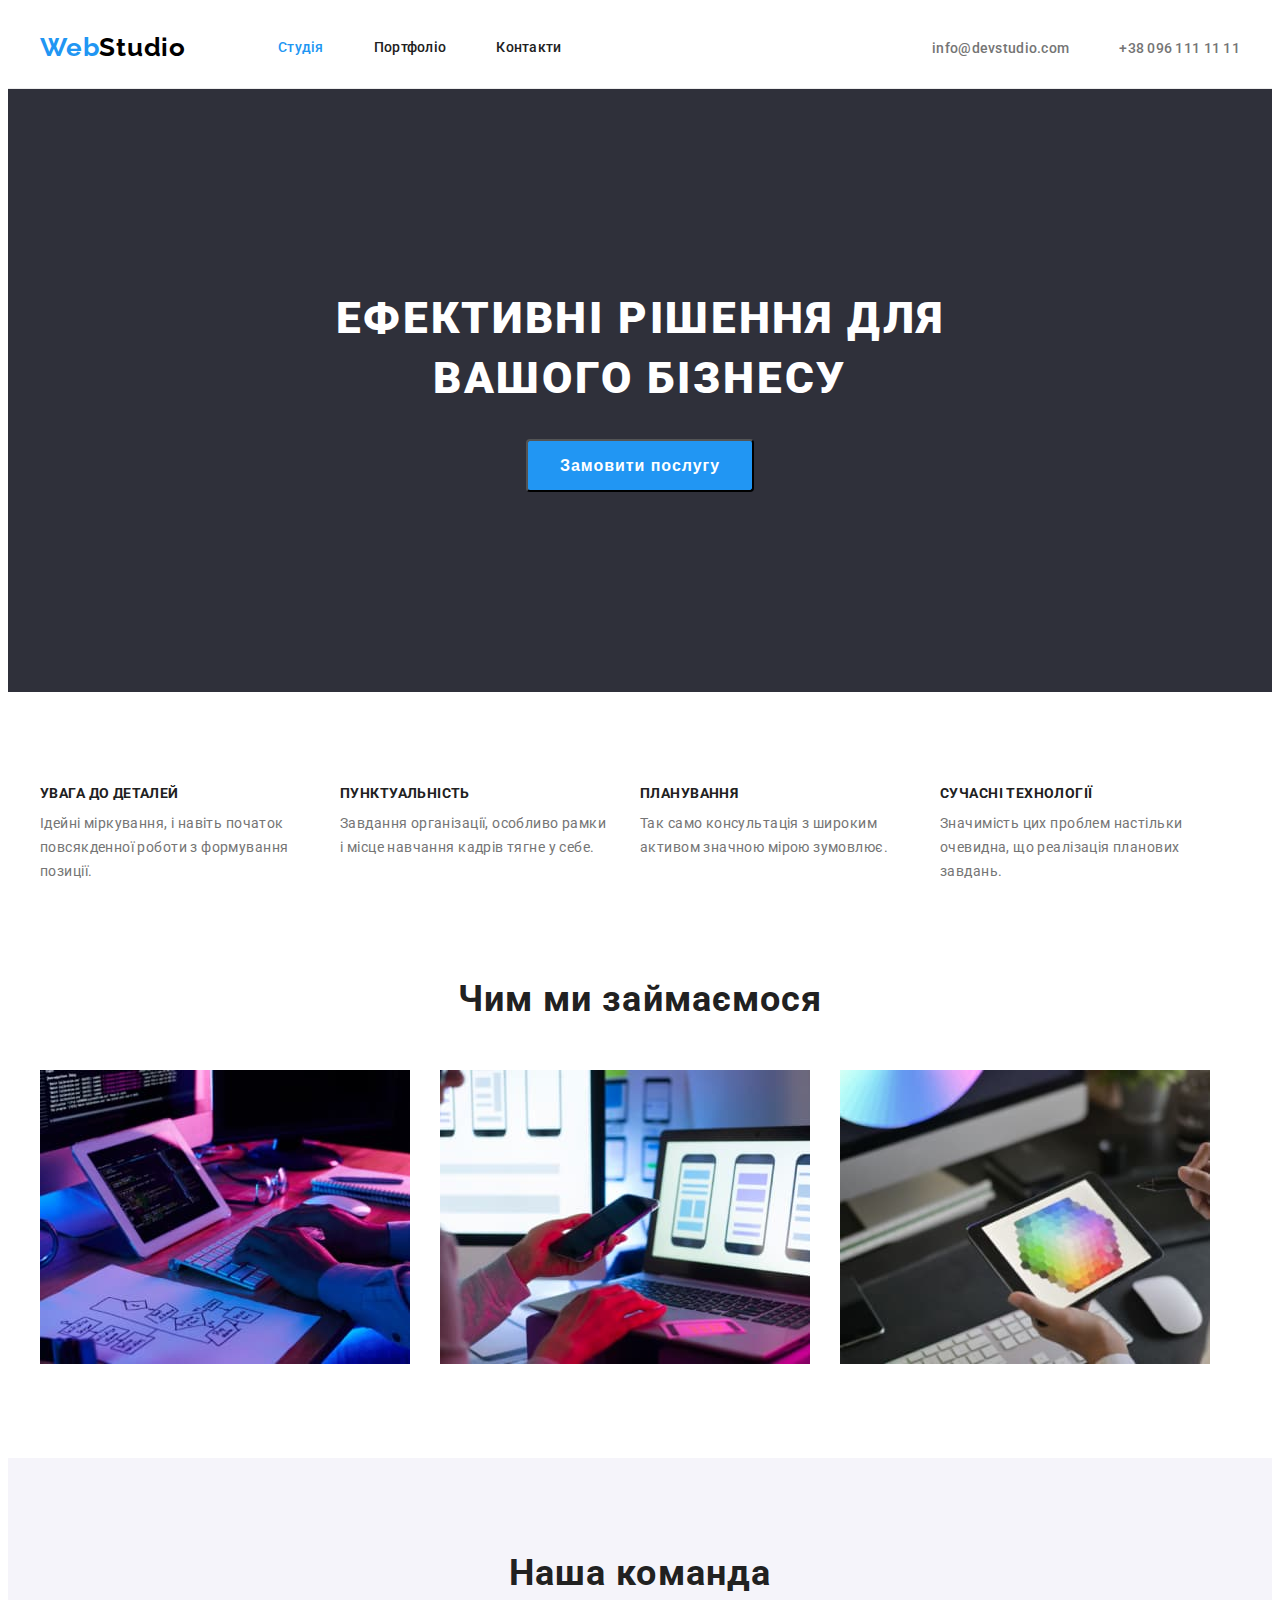
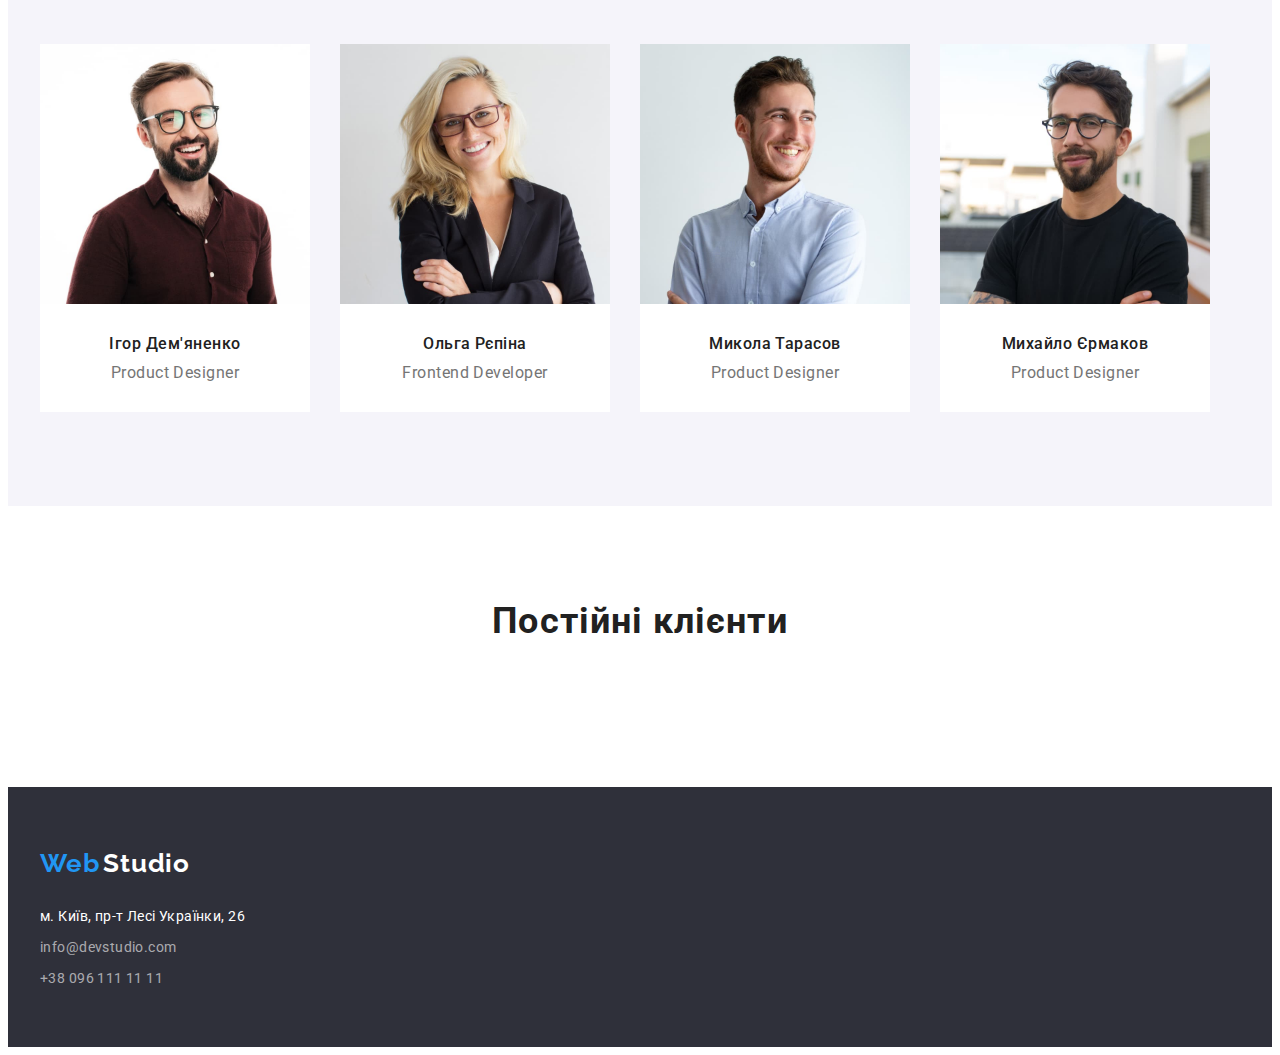
<file: index.html>
<!DOCTYPE html>
<html lang="uk">
  <head>
    <meta charset="UTF-8" />
    <meta http-equiv="X-UA-Compatible" content="IE=edge" />
    <meta name="viewport" content="width=device-width, initial-scale=1.0" />
    <title>Document</title>
    <link rel="preconnect" href="https://fonts.googleapis.com" />
    <link rel="preconnect" href="https://fonts.gstatic.com" crossorigin />
    <link
      href="https://fonts.googleapis.com/css2?family=Roboto:wght@400;500;700;900&display=swap"
      rel="stylesheet"
    />
    <link
      href="https://fonts.googleapis.com/css2?family=Raleway:wght@700&family=Roboto:ital,wght@0,400;0,500;0,700;1,900&display=swap"
      rel="stylesheet"
    />
    <link
      rel="stylesheet"
      href="https://cdnjs.cloudflare.com/ajax/libs/modern-normalize/1.1.0/modern-normalize.min.css"
      integrity="sha512-wpPYUAdjBVSE4KJnH1VR1HeZfpl1ub8YT/NKx4PuQ5NmX2tKuGu6U/JRp5y+Y8XG2tV+wKQpNHVUX03MfMFn9Q=="
      crossorigin="anonymous"
      referrerpolicy="no-referrer"
    />
    <link rel="stylesheet" href="./CSS/style.css" />
  </head>

  <body>
    <header class="main-header">
      <div class="container header-container">
        <nav class="navigation">
          <a class="logo links" lang="en" href=""
            ><span>Web</span><span class="logo-black">Studio</span></a
          >
          <ul class="list nav-list">
            <li class="list nav-list-itm">
              <a class="links menu-list-itm active-page" href="./index.html"
                >Студія</a
              >
            </li>
            <li class="list nav-list-itm">
              <a class="links menu-list-itm" href="./portfolio.html"
                >Портфоліо</a
              >
            </li>
            <li class="list nav-list-itm">
              <a class="links menu-list-itm" href="">Контакти</a>
            </li>
          </ul>
        </nav>
        <ul class="list nav-contact">
          <li class="contact-list">
            <a class="links menu-list-contact" href="mailto:info@devstudio.com">
              <svg class="contact-icon" width="16" height="12">
                <use href="./image/about-img-12.jpg">
                    </use></svg>info@devstudio.com
            </a>
          </li>
          <li class="contact-list">
            <a class="links menu-list-contact" href="tel:+380961111111"
              >+38 096 111 11 11</a
            >
          </li>
        </ul>
      </div>
    </header>
    <main>
      <section class="main-hero">
        <div class="container">
          <h1 class="main-title">Ефективні рішення для вашого бізнесу</h1>
          <button class="order-btn" type="button">Замовити послугу</button>
        </div>
      </section>
      <!--About-->
      <section class="about-section">
        <div class="container">
          <ul class="list about-container">
            <li class="about-li">
              <h3 class="title-about">УВАГА ДО ДЕТАЛЕЙ</h3>
              <p class="text-normal about-text">
                Ідейні міркування, і навіть початок повсякденної роботи з
                формування позиції.
              </p>
            </li>
            <li class="about-li">
              <h3 class="title-about">ПУНКТУАЛЬНІСТЬ</h3>
              <p class="text-normal about-text">
                Завдання організації, особливо рамки і місце навчання кадрів
                тягне у себе.
              </p>
            </li>
            <li class="about-li">
              <h3 class="title-about">ПЛАНУВАННЯ</h3>
              <p class="text-normal">
                Так само консультація з широким активом значною мірою зумовлює.
              </p>
            </li>
            <li class="about-li">
              <h3 class="title-about">СУЧАСНІ ТЕХНОЛОГІЇ</h3>
              <p class="text-normal about-text">
                Значимість цих проблем настільки очевидна, що реалізація
                планових завдань.
              </p>
            </li>
          </ul>
        </div>
      </section>
      <section class="about-second-section">
        <div class="container">
          <h2 class="title-top">Чим ми займаємося</h2>
          <ul class="list about-img-container">
            <li class="about-img">
              <img src="./image/about-image-1.jpg" alt="Друкує на клавіатурі" />
            </li>
            <li class="about-img">
              <img
                src="./image/about-img-2.jpg"
                alt="Телефони на екрані комп'ютера"
              />
            </li>
            <li class="about-img">
              <img src="./image/about-img-3.jpg" alt="Палітра кольорів" />
            </li>
          </ul>
        </div>
      </section>
      <section class="section-comand">
        <div class="container">
          <h2 class="title-top">Наша команда</h2>
          <ul class="list main-comand">
            <li class="img-back">
              <img
                src="./image/about-img-5.jpg"
                alt="Ігор Дем'яненко"
                width="270"
                height="260"
              />
              <div class="comand-names">
                <h3 class="name-comand">Ігор Дем'яненко</h3>
                <p lang="en" class="text-comand">Product Designer</p>
              </div>
            </li>
            <li class="img-back">
              <img
                src="./image/about-img-6.jpg"
                alt="Ольга Рєпіна"
                width="270"
                height="260"
              />
              <div class="comand-names">
                <h3 class="name-comand">Ольга Рєпіна</h3>
                <p lang="en" class="text-comand">Frontend Developer</p>
              </div>
            </li>
            <li class="img-back">
              <img
                src="./image/about-img-7.jpg"
                alt="Микола Тарасов"
                width="270"
                height="260"
              />
              <div class="comand-names">
                <h3 class="name-comand">Микола Тарасов</h3>
                <p lang="en" class="text-comand">Product Designer</p>
              </div>
            </li>
            <li class="img-back">
              <img
                src="./image/about-img-8.jpg"
                alt="Михайло Єрмаков"
                width="270"
                height="260"
              />
              <div class="comand-names">
                <h3 class="name-comand">Михайло Єрмаков</h3>
                <p lang="en" class="text-comand">Product Designer</p>
              </div>
            </li>
          </ul>
        </div>
      </section>
      <section class="about-second-section">
        <div class="container">
          <h2 class="title-top">Постійні клієнти</h2>
          <ul class="list about-img-container-client">
            <li></li>
          </ul>
        </div>
      </section>
    </main>
    <footer class="main-footter">
      <div class="container">
        <a class="links" lang="en" href=""
          ><span class="logo-footer links">Web</span>
          <span class="logo-white links">Studio</span></a
        >
        <address class="main-address">
          <p class="footter-address-white">м. Київ, пр-т Лесі Українки, 26</p>
          <ul class="fotter-links">
            <li class="list step">
              <a
                class="links step footter-address-grey"
                href="mailto:info@devstudio.com"
                >info@devstudio.com</a
              >
            </li>
            <li class="list">
              <a class="links footter-address-grey" href="tel:+380961111111"
                >+38 096 111 11 11</a
              >
            </li>
          </ul>
        </address>
      </div>
    </footer>
  </body>
</html>
</file>
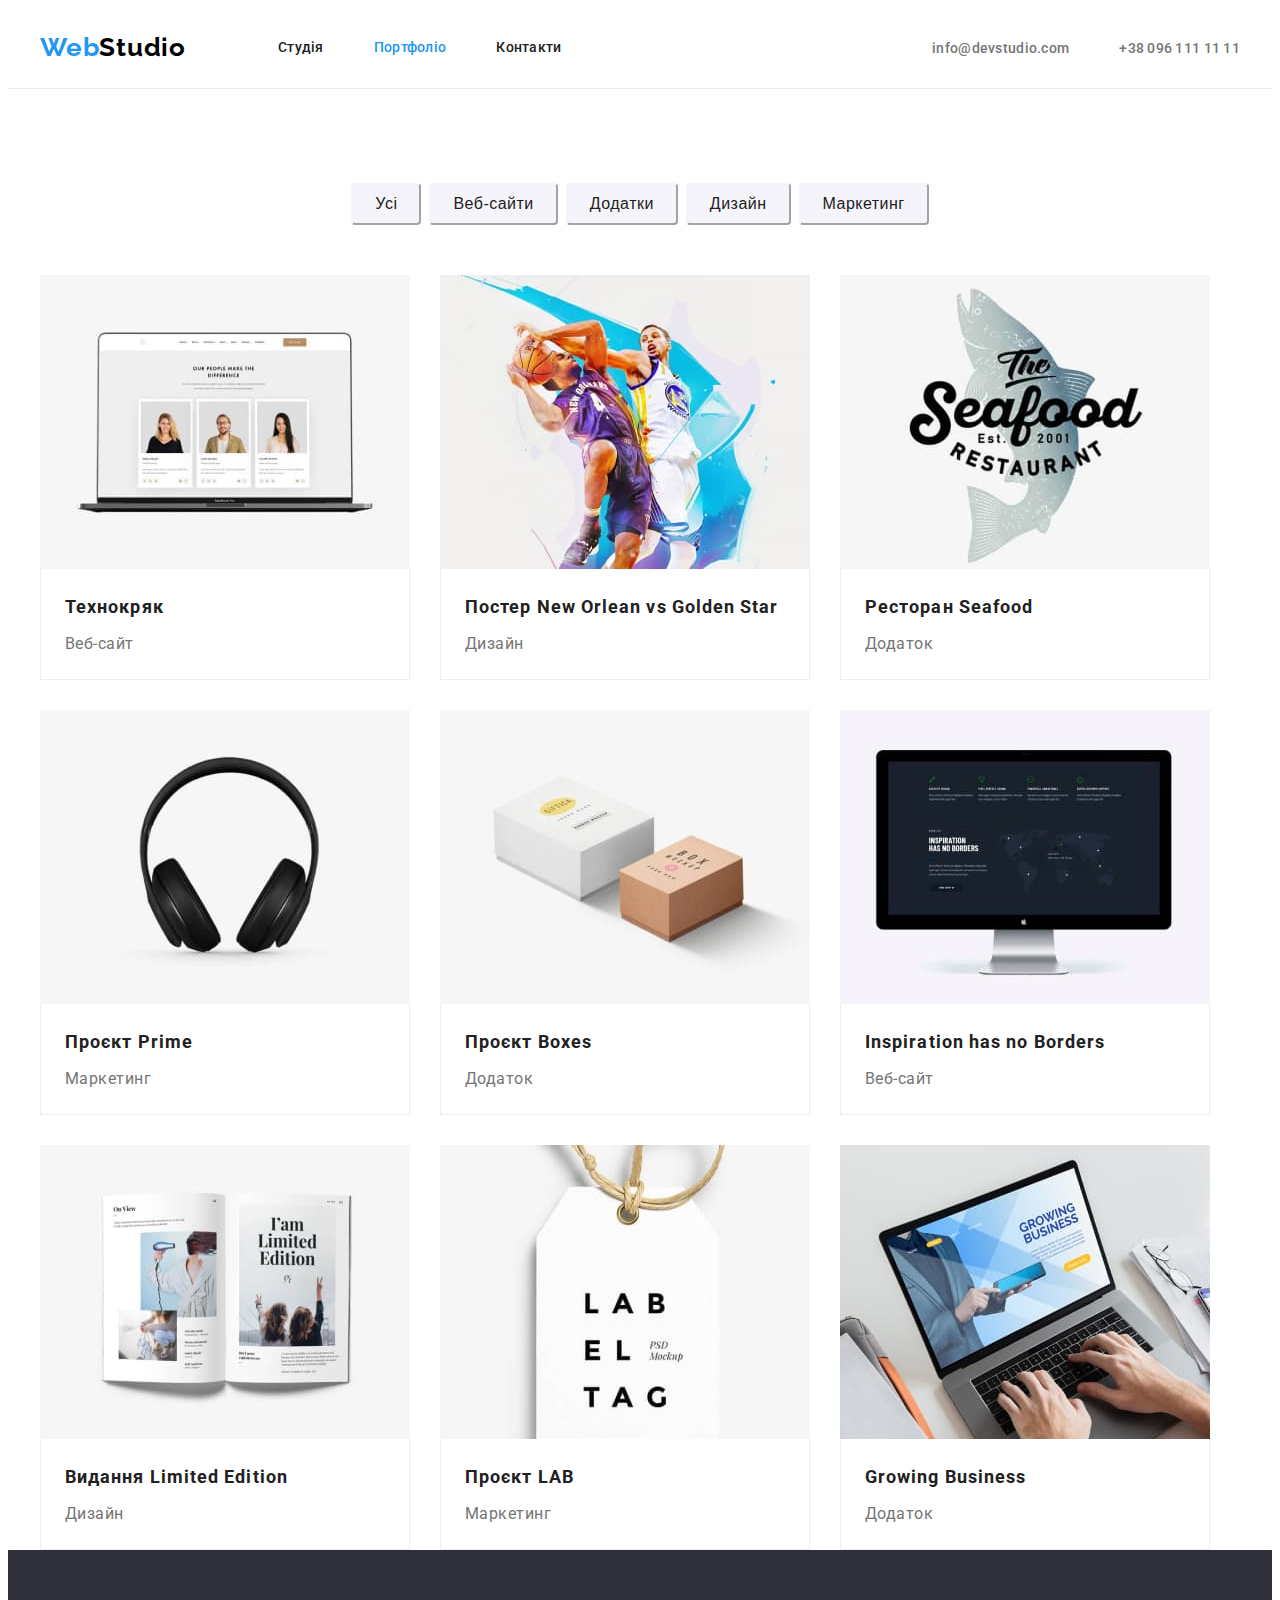
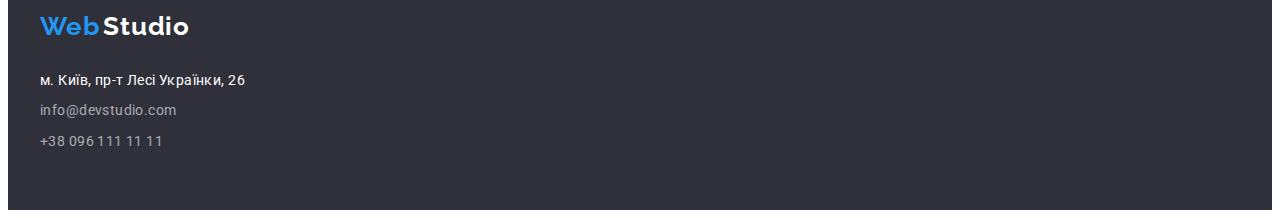
<file: portfolio.html>
<!DOCTYPE html>
<html lang="uk">

<head>
    <meta charset="UTF-8">
    <meta http-equiv="X-UA-Compatible" content="IE=edge">
    <meta name="viewport" content="width=device-width, initial-scale=1.0">
    <title>Document</title>
    <link rel="preconnect" href="https://fonts.googleapis.com">
    <link rel="preconnect" href="https://fonts.gstatic.com" crossorigin>
    <link href="https://fonts.googleapis.com/css2?family=Roboto:wght@400;500;700;900&display=swap" rel="stylesheet">
    <link
        href="https://fonts.googleapis.com/css2?family=Raleway:wght@700&family=Roboto:ital,wght@0,400;0,500;0,700;1,900&display=swap"
        rel="stylesheet">
    <link rel="stylesheet" href="https://cdnjs.cloudflare.com/ajax/libs/modern-normalize/1.1.0/modern-normalize.min.css"
        integrity="sha512-wpPYUAdjBVSE4KJnH1VR1HeZfpl1ub8YT/NKx4PuQ5NmX2tKuGu6U/JRp5y+Y8XG2tV+wKQpNHVUX03MfMFn9Q=="
        crossorigin="anonymous" referrerpolicy="no-referrer" />
    <link rel="stylesheet" href="./CSS/style.css">
</head>

<body>
    <header class="main-header">
        <div class="container header-container">
            <nav class="navigation"><a class="logo links" lang="en" href=""><span>Web</span><span
                        class="logo-black">Studio</span></a>
                <ul class="list nav-list">
                    <li class="list nav-list-itm"><a class="links menu-list-itm" href="./index.html">Студія</a>
                    </li>
                    <li class="list nav-list-itm"><a class="links menu-list-itm active-page"
                            href="./portfolio.html">Портфоліо</a>
                    </li>
                    <li class="list nav-list-itm"><a class="links menu-list-itm" href="">Контакти</a>
                    </li>
                </ul>
            </nav>
            <ul class="list nav-contact">
                <li class="contact-list"><a class="links menu-list-contact"
                        href="mailto:info@devstudio.com">info@devstudio.com</a></li>
                <li class="contact-list"><a class="links menu-list-contact" href="tel:+380961111111">+38 096 111 11
                        11</a></li>
            </ul>
        </div>
    </header>
    <main>
        <section class="about-section">
            <div class="container">
                <ul class="list portfolio-btn">
                    <li class="portfolio-btn-li"><button class="order-button-portfolio" type="button">Усі</button></li>
                    <li class="portfolio-btn-li"><button class="order-button-portfolio" type="button">Веб-сайти</button>
                    </li>
                    <li class="portfolio-btn-li"><button class="order-button-portfolio" type="button">Додатки</button>
                    </li>
                    <li class="portfolio-btn-li"> <button class="order-button-portfolio" type="button">Дизайн</button>
                    </li>
                    <li class="portfolio-btn-li"><button class="order-button-portfolio" type="button">Маркетинг</button>
                    </li>
                </ul>
                <ul class="list main-portfolio">
                    <li class="img-back-portfolio">
                        <img src="./image/about-img-9.jpg" alt="екран з фото">
                        <div class="foto-box">
                            <h3 class="title-portfolio">Технокряк</h3>
                            <p class="text-portfolio">Веб-сайт</p>
                        </div>
                    </li>
                    <li class="img-back-portfolio"><img src="./image/about-img-10.jpg" alt="баскетбол">
                        <div class="foto-box">
                            <h3 class="title-portfolio" lang="en">Постер New Orlean vs Golden Star</h3>
                            <p class="text-portfolio">Дизайн</p>
                        </div>
                    </li>
                    <li class="img-back-portfolio">
                        <img src="./image/about-img-11.jpg" alt="рибний рeсторан">
                        <div class="foto-box">
                            <h3 class="title-portfolio">Ресторан Seafood</h3>
                            <p class="text-portfolio">Додаток</p>
                        </div>
                    </li>
                    <li class="img-back-portfolio">
                        <img src="./image/about-img-12.jpg" alt="навушники">
                        <div class="foto-box">
                            <h3 class="title-portfolio" lang="en">Проєкт Prime</h3>
                            <p class="text-portfolio">Маркетинг</p>
                        </div>
                    </li>
                    <li class="img-back-portfolio">
                        <img src="./image/about-img-13.jpg" alt="коробки">
                        <div class="foto-box">
                            <h3 class="title-portfolio" lang="en">Проєкт Boxes</h3>
                            <p class="text-portfolio">Додаток</p>
                        </div>
                    </li>
                    <li class="img-back-portfolio">
                        <img src="./image/about-img-14.jpg" alt="монітор">
                        <div class="foto-box">
                            <h3 class="title-portfolio" lang="en">Inspiration has no Borders</h3>
                            <p class="text-portfolio">Веб-сайт</p>
                        </div>
                    </li>
                    <li class="img-back-portfolio">
                        <img src="./image/about-img-15.jpg" alt="книга">
                        <div class="foto-box">
                            <h3 class="title-portfolio" lang="en">Видання Limited Edition</h3>
                            <p class="text-portfolio">Дизайн</p>
                        </div>
                    </li>
                    <li class="img-back-portfolio">
                        <img src="./image/about-img-16.jpg" alt="етикетка">
                        <div class="foto-box">
                            <h3 class="title-portfolio" lang="en">Проєкт LAB</h3>
                            <p class="text-portfolio">Маркетинг</p>
                        </div>
                    </li>
                    <li class="img-back-portfolio">
                        <img src="./image/about-img-17.jpg" alt="ноутбук">
                        <div class="foto-box">
                            <h3 class="title-portfolio" lang="en">Growing Business</h3>
                            <p class="text-portfolio">Додаток</p>
                        </div>
                    </li>
                </ul>
            </div>
        </section>
    </main>
    <footer class="main-footter">
        <div class="container">
            <a class="links" lang="en" href=""><span class="logo-footer links">Web</span>
                <span class="logo-white links">Studio</span></a>
            <address class="main-address">
                <p class="footter-address-white">м. Київ, пр-т Лесі Українки, 26</p>
                <ul class="fotter-links">
                    <li class="list step"><a class="links step footter-address-grey"
                            href="mailto:info@devstudio.com">info@devstudio.com</a></li>
                    <li class="list"><a class="links footter-address-grey" href="tel:+380961111111">+38 096 111 11
                            11</a></li>
                </ul>
            </address>
        </div>
    </footer>
</body>

</html>
</file>
<file: CSS/style.css>
:root {
  --black-color: #000000;
  --white-color: #ffffff;
  --blue-color: #2196f3;
  --footter-color: #2f303a;
  --title-color: #212121;
  --text-color: #757575;
  --primary-font-family: "Roboto";
}

body {
  font-family: var(--primary-font-family);
  font-style: normal;
}

h1,
h2,
h3,
p {
  margin-top: 0;
  margin-bottom: 0;
}

ul {
  margin-top: 0;
  margin-bottom: 0;
  margin-left: 0;
}

img {
  display: block;
}

address {
  font-style: normal;
}

.list {
  list-style: none;
}

.links {
  text-decoration: none;
}

/*========START HEADER =========*/
.main-header {
  background: var(--white-color);
  border-bottom: 1px solid #ececec;
}

.container {
  width: 1200px;
  padding-left: 15px;
  padding-right: 15px;
  margin-left: auto;
  margin-right: auto;
}

.header-container {
  display: flex;
  align-items: center;
  justify-content: space-between;
}

.navigation {
  display: flex;
  align-items: center;
}

.nav-list {
  display: flex;
  padding-left: 0px;
  margin-left: auto;
}

.logo {
  font-family: "Raleway", sans-serif;
  font-style: normal;
  font-weight: 700;
  font-size: 26px;
  line-height: 1.3;
  letter-spacing: 0.03em;
  margin-right: 92px;
  color: var(--blue-color);
}

.logo-black {
  font-weight: 700;
  font-size: 26px;
  line-height: 1.3;
  letter-spacing: 0.03em;
  color: var(--black-color);
}

.nav-contact {
  display: flex;
  padding-left: 0px;
}

.menu-list-itm {
  display: block;
  font-weight: 500;
  font-size: 14px;
  line-height: 1.14;
  letter-spacing: 0.02em;
  color: var(--title-color);
  padding-top: 32px;
  padding-left: 0px;
  padding-bottom: 32px;
}

.nav-list-itm:not(:last-child) {
  margin-right: 50px;
}

.active-page {
  color: var(--blue-color);
}

.menu-list-itm:hover,
.menu-list-itm:focus {
  color: var(--blue-color);
}

.contact-list:last-child {
  margin-left: 50px;
}

.menu-list-contact {
  font-weight: 500;
  font-size: 14px;
  line-height: 1.14;
  letter-spacing: 0.02em;
  color: var(--text-color);
}
/*.menu-list-contact::before {
    content: "";
    display: inline-block;
    background-image: url();
    width: 16;
    height: 12;
}*/
.contact-icon {
  fill: currentColor;
  /*width: 16px;
height: 12px;*/
}
.menu-list-contact:hover,
.menu-list-contact:focus {
  color: var(--blue-color);
}

/*===== END HEADER =====*/

/*===== START HERO =====*/

.main-hero {
  background-color: var(--footter-color);
  padding-top: 200px;
  padding-bottom: 200px;
}

.main-title {
  font-weight: 900;
  font-size: 44px;
  line-height: 1.36;
  text-align: center;
  letter-spacing: 0.06em;
  text-transform: uppercase;
  background: var(--footter-color);
  color: var(--white-color);
  width: 700px;
  margin-left: auto;
  margin-right: auto;
  margin-bottom: 30px;
}

.order-btn {
  background: var(--blue-color);
  /* box-shadow: 0px 4px 4px rgba(0, 0, 0, 0.15);*/
  border-radius: 4px;
  font-weight: 700;
  font-size: 16px;
  line-height: 1.86;
  display: flex;
  align-items: center;
  text-align: center;
  letter-spacing: 0.06em;
  padding: 10px 32px;
  color: var(--white-color);
  margin-left: auto;
  margin-right: auto;
}

.order-button {
  font-weight: 500;
  font-size: 16px;
  line-height: 1.62;
  text-align: center;
  letter-spacing: 0.03em;
  color: var(--title-color);
  background: #f5f4fa;
  border-radius: 4px;
  border-color: #f5f4fa;
  padding: 6px 22px;
  margin-right: 8px;
}

.order-button:active,
.order-button:hover,
.order-button:focus {
  background-color: var(--blue-color);
  color: var(--white-color);
}

.about-section {
  padding-top: 94px;
  /* padding-bottom: 94px;*/
}

.about-container {
  display: flex;
  padding-left: 0px;
  margin-left: auto;
  margin-right: auto;
}

.title {
  font-weight: 700;
  font-size: 14px;
  line-height: 1.14;
  letter-spacing: 0.03em;
  text-transform: uppercase;
  color: var(--title-color);
}

.title-about {
  font-weight: 700;
  font-size: 14px;
  line-height: 1.14;
  letter-spacing: 0.03em;
  text-transform: uppercase;
  color: var(--title-color);
  margin-bottom: 10px;
}

.about-li {
  width: 270px;
}

.about-li:not(:last-child) {
  margin-right: 30px;
}

.text-normal {
  font-weight: 400;
  font-size: 14px;
  line-height: 1.71;
  letter-spacing: 0.03em;
  color: var(--text-color);
}

.about-text {
  margin-bottom: 0px;
}

.about-second-section {
  padding-top: 94px;
  padding-bottom: 94px;
}

.about-img-container {
  display: flex;
  margin-left: -30px;
  padding-left: 0px;
}

.about-img {
  margin-left: 30px;
}

.title-top {
  font-weight: 700;
  font-size: 36px;
  line-height: 1.17;
  text-align: center;
  letter-spacing: 0.03em;
  color: var(--title-color);
  margin-left: auto;
  margin-right: auto;
  margin-bottom: 50px;
}

.section-comand {
  background: #f5f4fa;
  padding-left: 0px;
  padding-bottom: 94px;
  padding-top: 94px;
}

.main-comand {
  display: flex;
  flex-wrap: wrap;
  margin-left: -30px;
  padding-left: 0px;
}

.name-comand {
  font-weight: 500;
  font-size: 16px;
  line-height: 1.19;
  text-align: center;
  letter-spacing: 0.03em;
  background-color: var(--white-color);
  color: var(--title-color);
  width: 270px;
  padding-left: 0px;
  padding-right: 0px;
  padding-bottom: 0px;
  margin-bottom: 10px;
}

.img-back {
  /*display: block;*/
  margin-left: 30px;
  margin-bottom: 0px;
}

.comand-names {
  padding-top: 30px;
  padding-bottom: 30px;
  margin-top: 0px;
  background-color: var(--white-color);
}

.text-comand {
  font-weight: 400;
  font-size: 16px;
  line-height: 1.19;
  text-align: center;
  letter-spacing: 0.03em;
  background-color: var(--white-color);
  color: var(--text-color);
  padding-left: 0px;
  padding-right: 0px;
  margin-top: 0px;
}
.about-img-container-client {
  display: flex;
  margin-left: -30px;
  padding-left: 0px;
}

/*=====END HERO =====*/

/*=====Portfolio=====*/
.portfolio-btn {
  display: flex;
  justify-content: center;
  padding-left: 0px;
  margin-bottom: 50px;
}

.main-portfolio {
  display: flex;
  flex-wrap: wrap;
  margin-left: -30px;
  margin-top: -30px;
  padding-left: 0px;
}

.img-back-portfolio {
  padding-left: 0px;
  padding-right: 0px;
  /*margin-left: 30px;*/
  margin-left: 30px;
  margin-top: 30px;
  /*margin-bottom: 30px;*/
}

.portfolio-btn-li:not(:last-child) {
  margin-right: 8px;
}

.order-button-portfolio {
  font-weight: 500;
  font-size: 16px;
  line-height: 1.62;
  text-align: center;
  letter-spacing: 0.03em;
  color: var(--title-color);
  background: #f5f4fa;
  border-radius: 4px;
  border-color: #f5f4fa;
  padding: 6px 22px;
}

.order-button-portfolio:active,
.order-button-portfolio:hover,
.order-button-portfolio:focus {
  background-color: var(--blue-color);
  color: var(--white-color);
}

.foto-box {
  padding-left: 24px;
  padding-right: 24px;
  padding-top: 20px;
  padding-bottom: 20px;
  border-left: 1px solid #eeeeee;
  border-right: 1px solid #eeeeee;
  border-bottom: 1px solid #eeeeee;
}

.title-portfolio {
  font-weight: 700;
  font-size: 18px;
  line-height: 2;
  letter-spacing: 0.06em;
  color: var(--title-color);
  margin-bottom: 4px;
}

.text-portfolio {
  font-weight: 400;
  font-size: 16px;
  line-height: 1.88;
  letter-spacing: 0.03em;
  color: var(--text-color);
  padding-left: auto;
  padding-right: auto;
  padding-top: 0px;
  padding-bottom: 0px;
}

/*=====END Portfolio=====*/

/*===== START FOOTTER =====*/
.main-footter {
  padding-top: 60px;
  padding-bottom: 60px;
  background-color: var(--footter-color);
}

.logo-footer {
  font-family: "Raleway", sans-serif;
  font-style: normal;
  font-weight: 700;
  font-size: 26px;
  line-height: 1.3;
  letter-spacing: 0.03em;
  color: var(--blue-color);
}

.logo-white {
  font-family: "Raleway", sans-serif;
  font-style: normal;
  font-weight: 700;
  font-size: 26px;
  line-height: 1.3;
  letter-spacing: 0.03em;
  color: var(--white-color);
}

.main-address {
  margin-top: 28px;
}

.footter-address-white {
  font-style: normal;
  font-weight: 400;
  font-size: 14px;
  line-height: 1.17;
  letter-spacing: 0.03em;
  margin-bottom: 12px;
  color: var(--white-color);
}

.fotter-links {
  margin-left: 0px;
  padding-left: 0px;
}

.step {
  margin-bottom: 12px;
}

.footter-address-grey {
  font-style: normal;
  font-weight: 400;
  font-size: 14px;
  line-height: 1.17;
  letter-spacing: 0.03em;
  color: rgba(255, 255, 255, 0.6);
}

.footter-address-white:hover,
.footter-address-white:focus {
  color: var(--blue-color);
}

.footter-address-grey:hover,
.footter-address-grey:focus {
  color: var(--blue-color);
}

/*===== END FOOTTER =====*/
</file>
